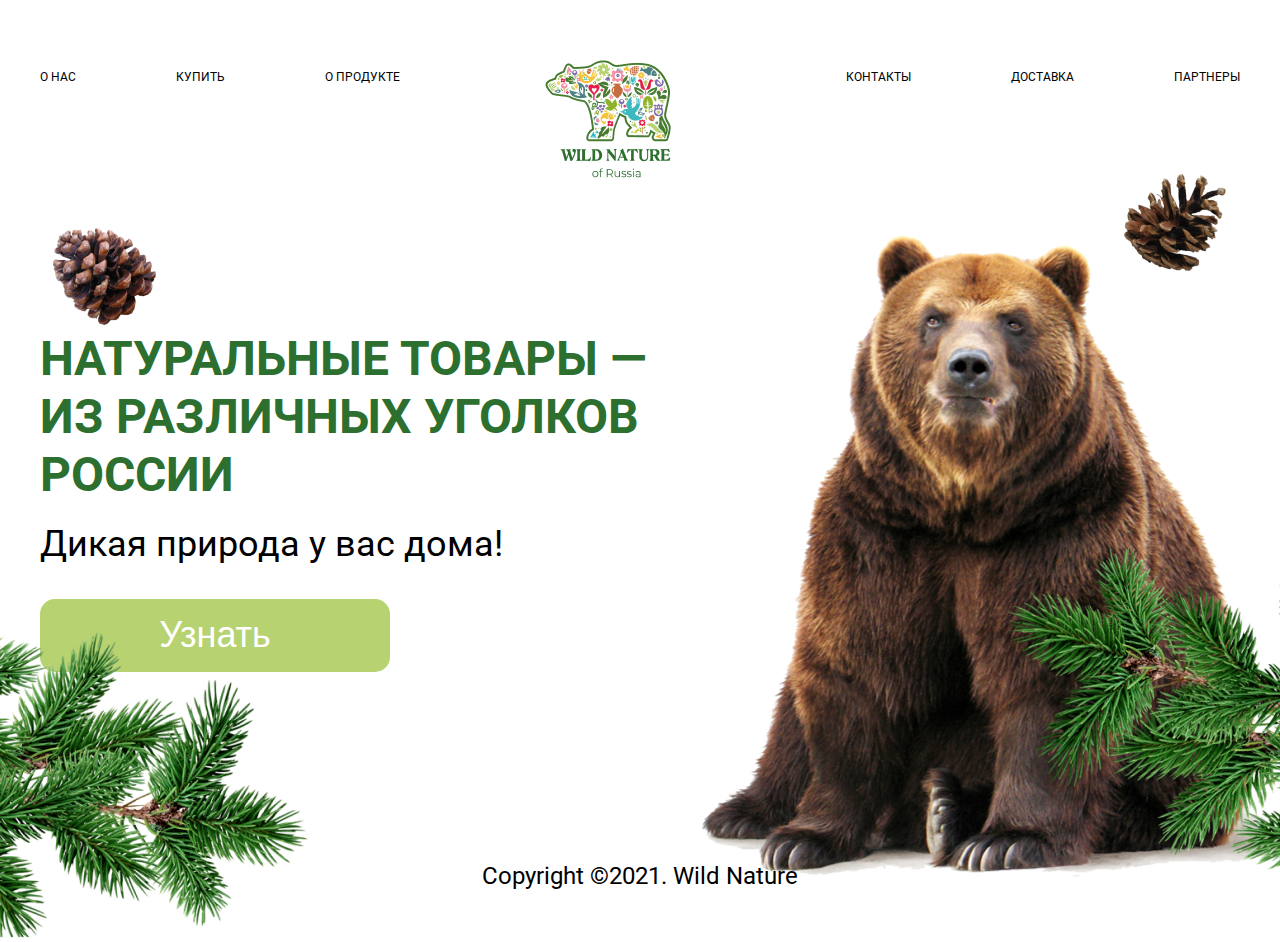
<file: index.html>
<!DOCTYPE html>
<html lang="en">

<head>
    <meta charset="UTF-8">
    <meta http-equiv="X-UA-Compatible" content="IE=edge">
    <meta name="viewport" content="width=device-width, initial-scale=1.0">
    <link rel="stylesheet" href="css/main.css ">
    <title>Document</title>
</head>

<body>
    <div class="wrapper">
        <div class="container">
            <header class="header">
                <ul>
                    <li><a href="app.html"> О НАС</a></li>
                    <li><a href="app.html">КУПИТЬ</a></li>
                    <li><a href="app.html">О ПРОДУКТЕ</a></li>
                </ul>
                <div class="logo">
                    <img class="imgs1" src="img/Group.png" alt="al">
                    <img class="imgs2" src="img/gru.png" alt="al">
                    <img class="imgs3" src="img/gru2.png" alt="al">
                </div>
                <ul class="ul_right">
                    <li><a href="app.html">КОНТАКТЫ</a></li>
                    <li><a href="app.html">ДОСТАВКА</a></li>
                    <li><a href="app.html">ПАРТНЕРЫ</a></li>
                </ul>
            </header>
            <div class="nav__head">
                <img class="imgc_1" src="img/pngegg1.png" alt="1">
                <img class="imgc_2" src="img/pngegg2.png" alt="2">
                <img class="bear" src="img/Bear.png" alt="bear">
                <div class="texts">
                    <h1 class="nav_n">НАТУРАЛЬНЫЕ ТОВАРЫ — ИЗ РАЗЛИЧНЫХ УГОЛКОВ РОССИИ</h1>
                    <p class="nav_i">Дикая природа у вас дома!</p>
                    <button class="bat">Узнать</button>
                </div>
                <div class="barg">
                    <img class="abs1" src="img/abs1.png" alt="g">
                    <img class="abs2" src="img/abs2.png" alt="g">
                </div>
            </div>
        </div>
    </div>
    <h3 class="copy">Copyright ©2021. Wild Nature</h3>
</body>

</html>
</file>
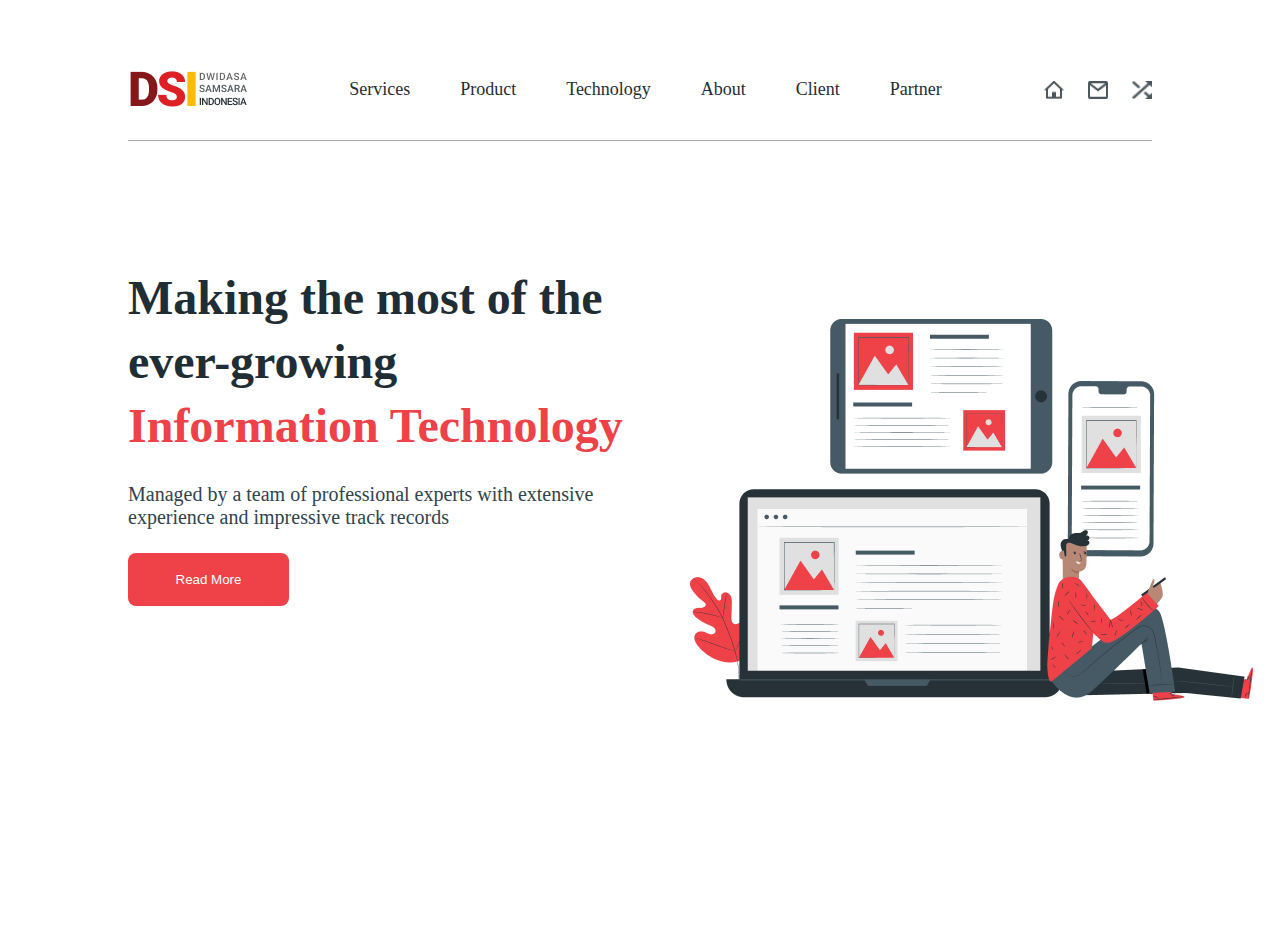
<file: app.html>
<!DOCTYPE html>
<html lang="en">
<head>
    <meta charset="UTF-8">
    <meta name="viewport" content="width=device-width, initial-scale=1.0">
    <link rel="stylesheet" href="app.css">
    <title>SAMSARA</title>
</head>
<body>
    <a href="index.html"></a>
    <div class="wrapper">
        <div class="container">
            <header class="header">
                <img src="images/logo.png" alt="logo">
                <ul>
                    <li><a href="index.html">Services</a></li>
                    <li><a href="index.html">Product</a></li>
                    <li><a href="index.html">Technology</a></li>
                    <li><a href="index.html">About</a></li>
                    <li><a href="index.html">Client</a></li>
                    <li><a href="index.html">Partner</a></li>
                </ul>
                <div class="button_family">
                    <img src="images/Union.png" alt="union" class="header_button">
                    <img src="images/mail.png" alt="mail" class="header_button">
                    <img src="images/shuffle.png" alt="shuffle" class="header_button">
                </div>
               
            </header>
            <div class="main">
                <div class="main_text_1">Making the most of the <br> ever-growing <br>
                   <span>Information Technology</span> </div>
                <div class="main_text_2">Managed by a team of professional experts with extensive <br> experience and impressive track records</div>
                <button class="main_buttom">Read More</button>

                    <img src="images/pana.png" alt="main_logo" class="main_logo">

            </div>
        </div>
    </div>
</body>
</html>
</file>
<file: css/main.css>
@import "./fonts.css";

* {
    margin: 0;
    padding: 0;
}
.wrapper {
    width: 100%;
    display: flex;
    justify-content: center;
}
.container {
    width: 1200px;
    display: grid;
    margin: 0 auto;
}

body {
    width: 100%;
    height: 100vh;
    display: flex;
    flex-direction: column;
    align-items: center;
    padding-top: 30px;
    font-family: 'roboto';
}

.header {
    width: 100%;
    display: flex;
    justify-content: center;
    align-items: flex-start;
    justify-content: space-between;
    margin-top: 30px;
}

ul {
    display: flex;
    gap: 30px;
    list-style-type: none;
    font-style: normal;
    font-weight: 400;
    font-size: 12px;
    line-height: 14px;
    gap: 100px;
    color: #000000;
    margin-top: 10px;
}

.ul_right {
    margin-left: 30px;
}

ul li a {
    text-decoration: none;
    color: #000000;
    font-style: normal;
    font-weight: 400;
    font-size: 12px;
    line-height: 14px;
}

.logo {
    display: flex;
    align-items: end;
    flex-direction: column;
}

.imgs2 {
    margin-top: 6px;
}

.imgs3 {
    margin-top: 6px;
    margin-right: 30px;
}



.nav_n {
    width: 644px;
    font-style: normal;
    font-weight: 700;
    font-size: 48px;
    line-height: 58px;
    color: #2C6F2F;
}

.nav_i {
    margin-top: 18px;
    width: 600px;
    font-style: normal;
    font-weight: 400;
    font-size: 36px;
    line-height: 44px;
    color: #000000;
}

.bat {
    width: 350px;
    height: 72.69px;
    left: 165px;
    top: 565.39px;
    background: #B7D271;
    border-radius: 15px;
    border: none;
    margin-top: 33px;
    font-style: normal;
    font-weight: 400;
    font-size: 36px;
    line-height: 44px;
    text-align: center;
    color: #FFFFFF;
    cursor: pointer;
    transition: all 0.3s ease-in-out;
}

.bat:hover {
    box-shadow: 10px 10px 20px #B7D271;
}

.bear {
    position: absolute;
    left: 30%;
    right: -3.15%;
    top: 20%;
    bottom: 15%;
}

.imgc_1 {
    position: relative;
    left: 1000px;
    top: -70px;
}

.imgc_2 {
    position: relative;
    right: 300px;
    bottom: 50px;
}

.texts {
    position: absolute;
    top: 330px;
}


h3 {
    font-style: normal;
    font-weight: 400;
    font-size: 24px;
    line-height: 29px;
    color: #000000;
}

.copy {
    position: absolute;
    margin-top: 65%;


    
}
.abs1 {
    transform: translateX(-150px);
    padding-top: 200px;}
.abs2 {
    transform: translateX(500px);
    right: 200px;
}
</file>
<file: app.css>
* {
    margin: 0;
    padding: 0;
}

.wrapper {
    width: 100%;
    min-height: 100%;
}
.container {
    width: 80%;
    height: 100vh;
    margin: 0 auto;
    margin-top: 40px;
    background: #fff;
}
.header {
    height: 100px;
    display: flex;
    align-items: center;
    justify-content: space-between;
    border-bottom: 1px solid #acadaf;
    box-shadow: inset;
}
ul {
    display: flex;
    text-decoration: none;
    list-style-type: none;
    font-size: 18px;
    font-weight: 400;
    line-height: 21.09px;
    color: #1F2E35;
    gap: 50px;

}
ul li a {
    text-decoration: none;
    color: #1F2E35;
}

.button_family {
    display: flex;
    gap: 24px;

}
.header_button {
    width: 20px;
    height: 18.59px;
}
.main_text_1 {
    margin-top: 125px;
    font-weight: 600;
    font-size: 48px;
    line-height: 64.17px;
    color: #1F2E35;
}
span {
    color: #EE4248;
}
.main_text_2 {
    margin-top: 24px;
    font-weight: 400;
    font-size: 20px;
    color: #30444E;
}
.main_buttom {
    margin-top: 24px;
    width: 161px;
    height: 53px;
    border-radius: 8px;
    background: #EE4248;
    color: #FFFFFF;
    border: none;
}
.main_logo {
    display: flex;
    margin-left: 562px;
    margin-top: -28%;
}
</file>
